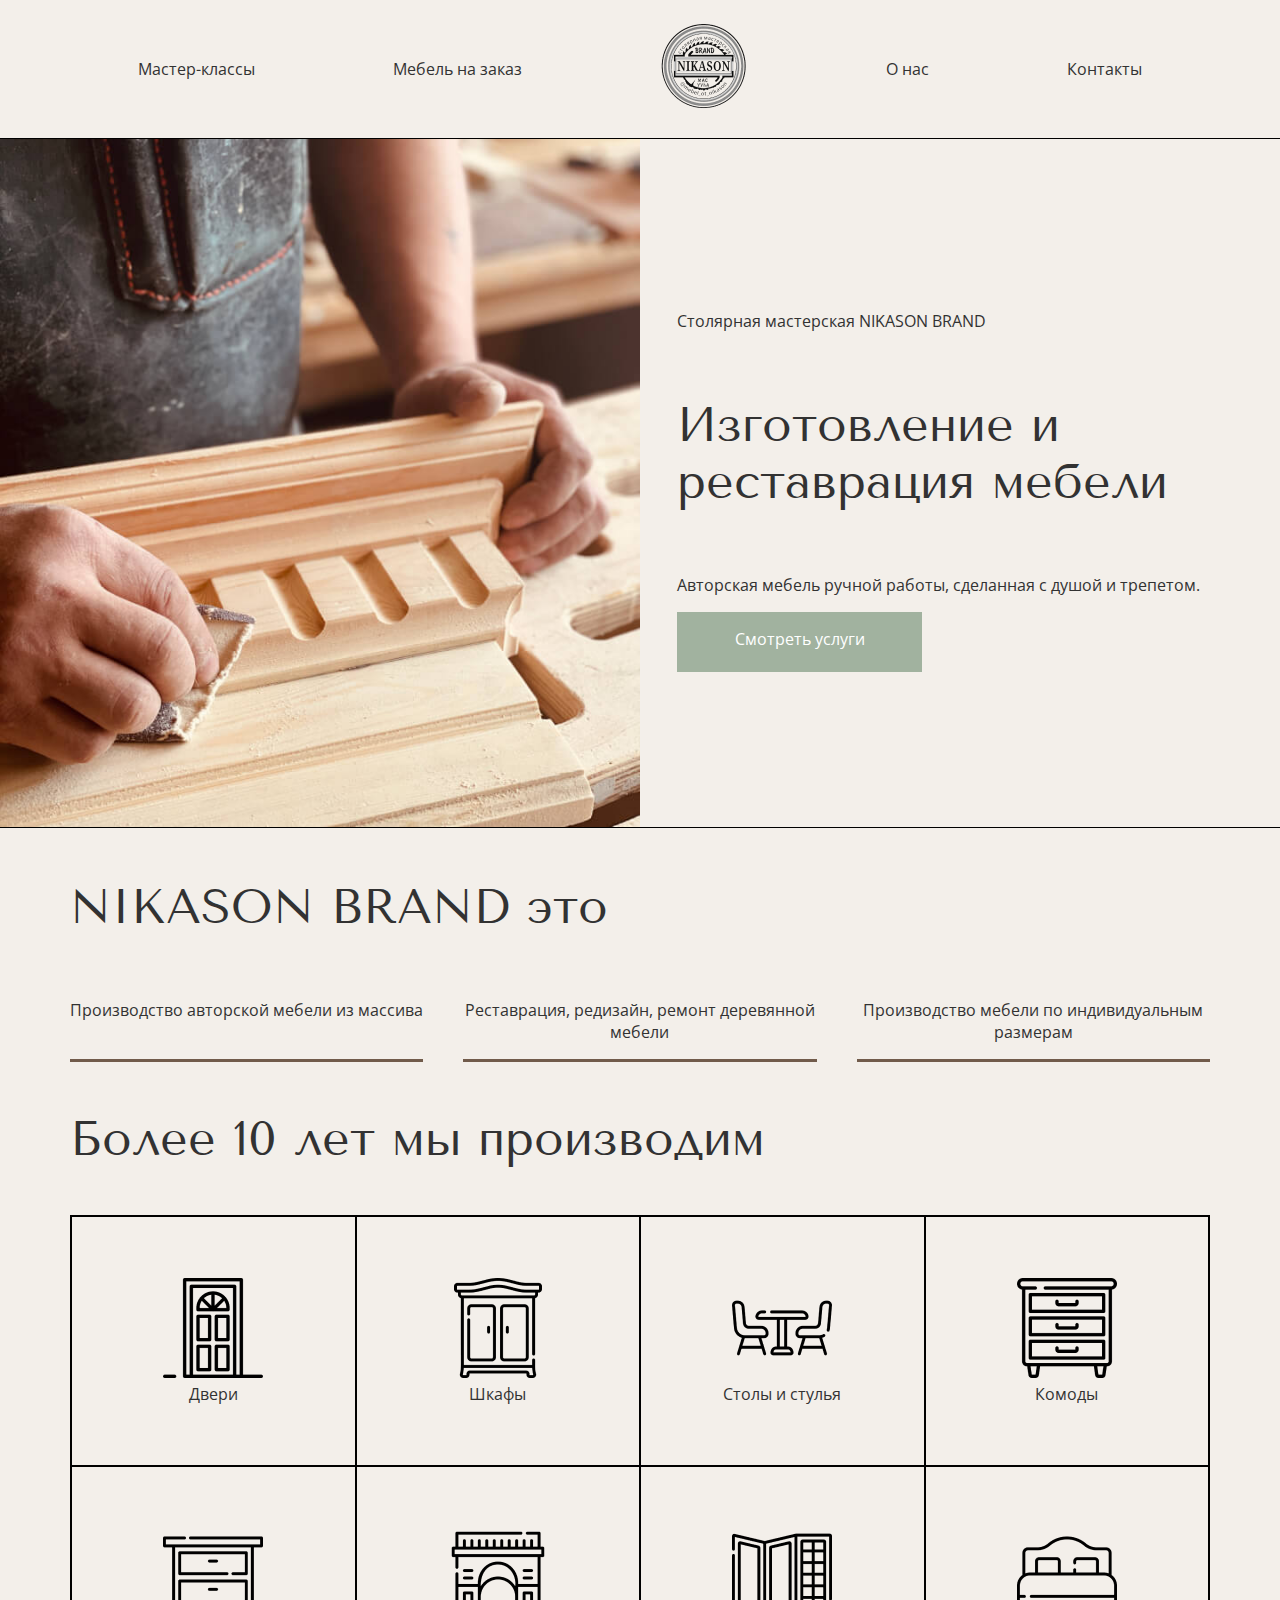
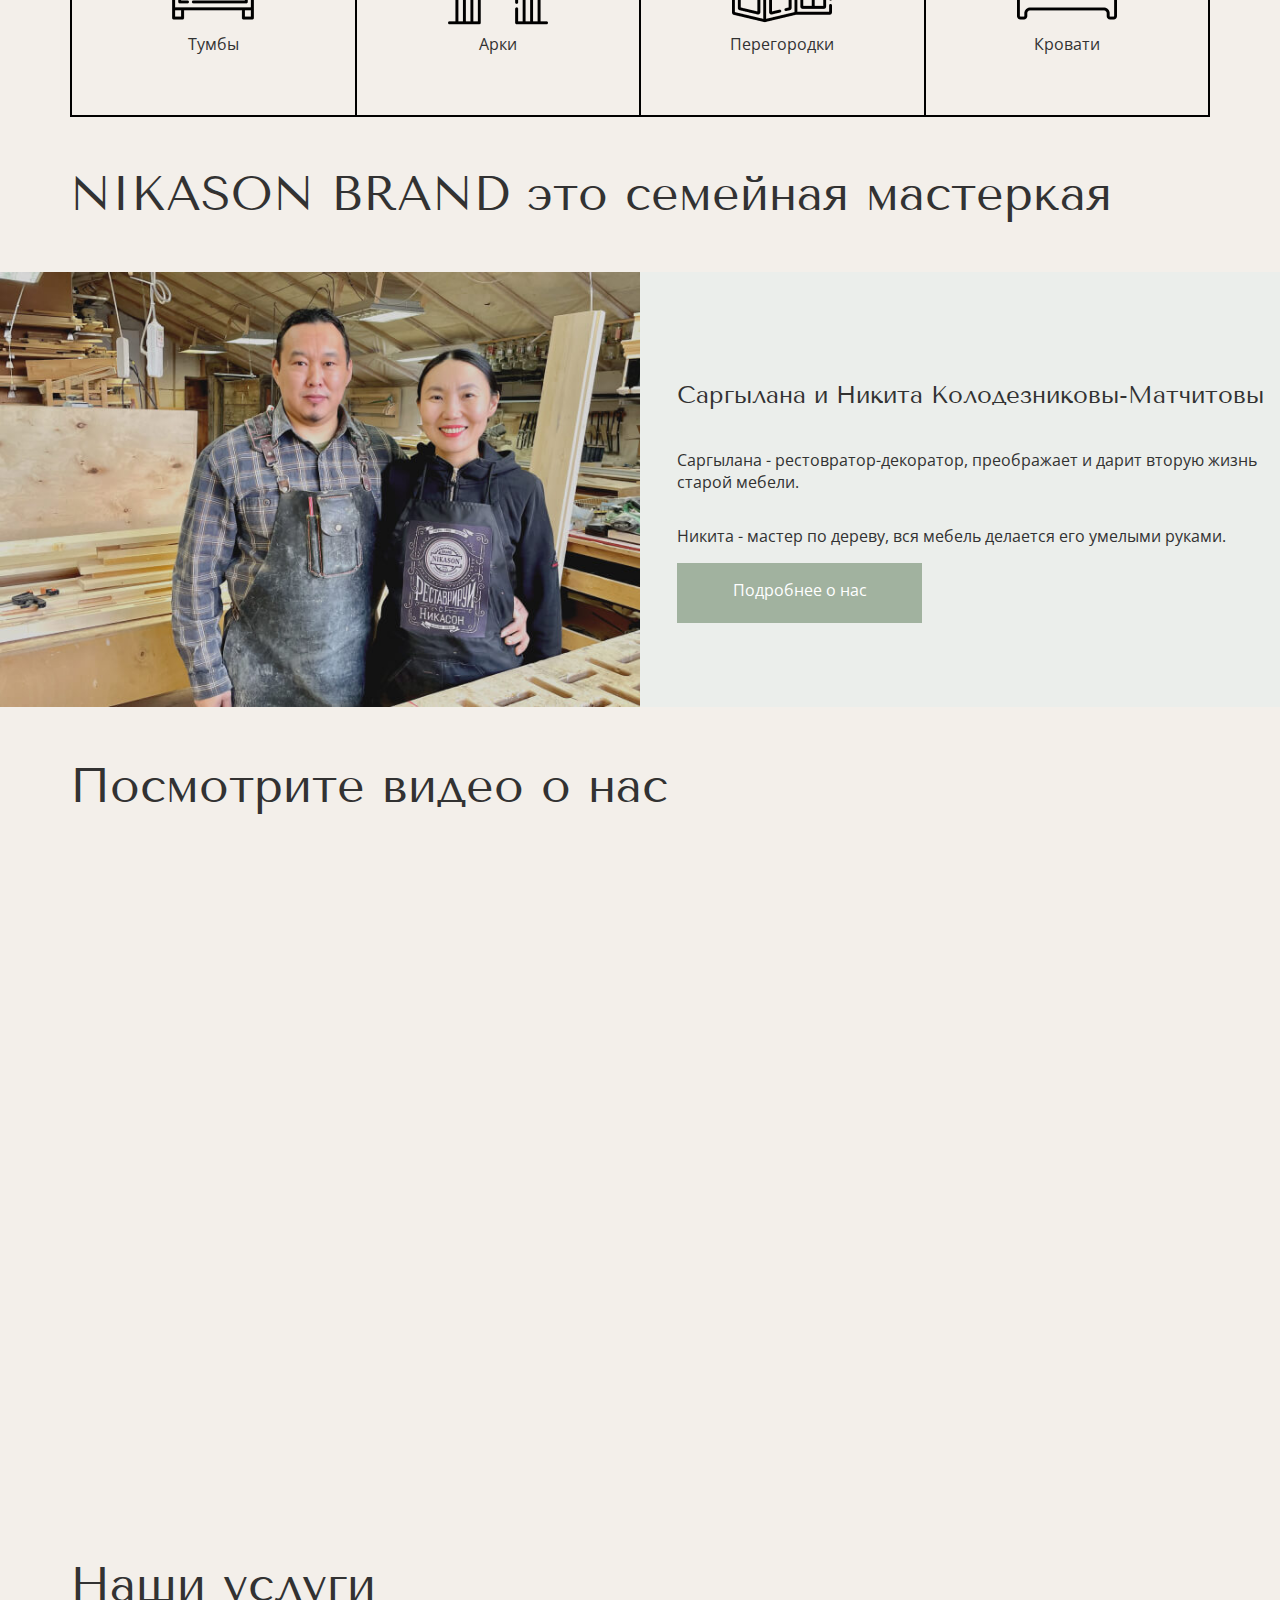
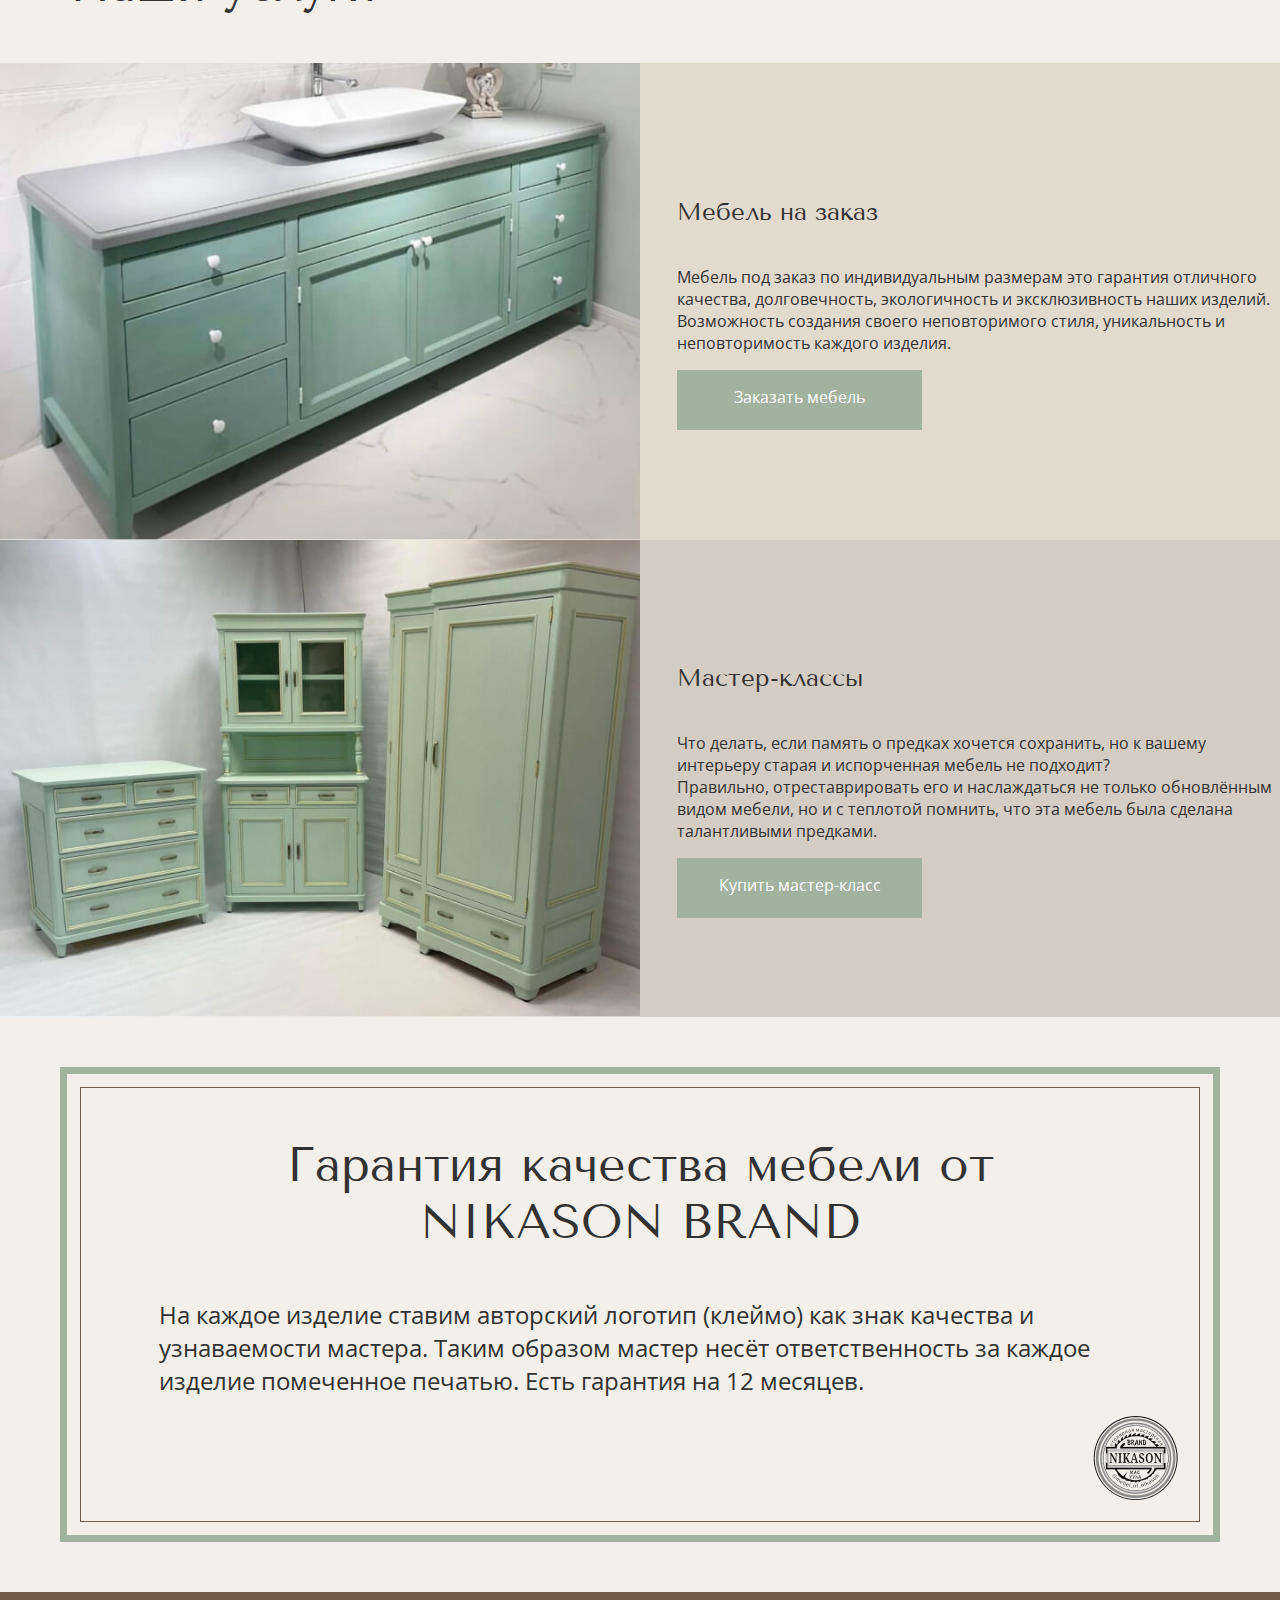
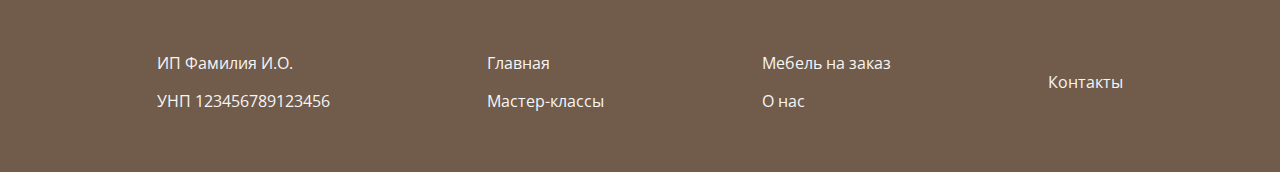
<file: index.html>
<!DOCTYPE html>
<html lang="ru">
<head>
    <meta charset="UTF-8">
    <meta name="viewport" content="width=device-width, initial-scale=1.0">
    <title>NIKASON Главная</title>
    <link rel="stylesheet" href="styles/styles.css">
    <link rel="preconnect" href="https://fonts.googleapis.com">
    <link rel="preconnect" href="https://fonts.gstatic.com" crossorigin>
    <link href="https://fonts.googleapis.com/css2?family=Open+Sans&family=Tenor+Sans&display=swap" rel="stylesheet">
    <link rel="shortcut icon" href="images/favicon/favicon.ico" type="image/x-icon">
</head>
<body>
    <header class="header">
        <a class="header__link" href="master.html">Мастер-классы</a>
        <a class="header__link" href="to-order.html">Мебель на заказ</a>
        <a class="header__link" href="index.html"><img src="images/Logo.png" alt="Logo"></a>
        <a class="header__link" href="about-us.html">О нас</a>
        <a class="header__link" href="contacts.html">Контакты</a>
        <button class="header__mobile" onclick="openMenu()">
            <span class="burger-menu"></span>
        </button>
        <div id="mobileMenu" class="drop-down-menu">
            <a class="header__link display_block" href="index.html">Главная</a>
            <a class="header__link display_block" href="master.html">Мастер-классы</a>
            <a class="header__link display_block" href="to-order.html">Мебель на заказ</a>
            <a class="header__link display_block" href="about-us.html">О нас</a>
            <a class="header__link display_block" href="contacts.html">Контакты</a>
        </div>
    </header>
    <main class="main">
        <div class="intro intro_border">
            <img class="intro__img" src="images/intro.jpg" alt="картинка в превью">
            <div class="intro__text-box">
                <p>
                    Столярная мастерская NIKASON BRAND
                </p>
                <p class="title">
                    Изготовление и реставрация мебели
                </p>
                <p>
                    Авторская мебель ручной работы, сделанная с душой и трепетом.
                </p>
                <a class="button button_I" href="#services"><p>Смотреть услуги</p></a>
            </div>
        </div>
        <div class="main__indent">
            <p class="title">NIKASON BRAND это</p>
            <div class="description">
                <div class="description__box"><p>Производство авторской мебели из массива</p></div>
                <div class="description__box"><p>Реставрация, редизайн, ремонт деревянной мебели</p></div>
                <div class="description__box"><p>Производство мебели по индивидуальным размерам</p></div>
            </div>
            <p class="title">Более 10 лет мы производим</p>
            <div class="table-img table-img_border">
                <div class="table-img__box table-img_border">
                    <figure>
                        <img src="images/door-21.png" alt="мебель">
                        <figcaption>Двери</figcaption>
                    </figure>
                </div>
                <div class="table-img__box table-img_border">
                    <figure>
                        <img src="images/closet1.png" alt="мебель">
                        <figcaption>Шкафы</figcaption>
                    </figure>
                </div>
                <div class="table-img__box table-img_border">
                    <figure>
                        <img src="images/chair-21.png" alt="мебель">
                        <figcaption>Столы и стулья</figcaption>
                    </figure>
                </div>
                <div class="table-img__box table-img_border">
                    <figure>
                        <img src="images/drawers1.png" alt="мебель">
                        <figcaption>Комоды</figcaption>
                    </figure>
                </div>
                <div class="table-img__box table-img_border">
                    <figure>
                        <img src="images/drawer1.png" alt="мебель">
                        <figcaption>Тумбы</figcaption>
                    </figure>
                </div>
                <div class="table-img__box table-img_border">
                    <figure>
                        <img src="images/gate1.png" alt="мебель">
                        <figcaption>Арки</figcaption>
                    </figure>
                </div>
                <div class="table-img__box table-img_border">
                    <figure>
                        <img src="images/room-divider1.png" alt="мебель">
                        <figcaption>Перегородки</figcaption>
                    </figure>
                </div>
                <div class="table-img__box table-img_border">
                    <figure>
                        <img src="images/bed1.png" alt="мебель">
                        <figcaption>Кровати</figcaption>
                    </figure>
                </div>
            </div>
            <p class="title">NIKASON BRAND это семейная мастеркая</p>
        </div>
        <div class="intro intro_bgc_1">
            <img class="intro__img" src="images/Rectangle55(1).jpg" alt="семья">
            <div class="intro__text-box">
                <p class="title title_size_middle">Саргылана и Никита Колодезниковы-Матчитовы</p>
                <p>Саргылана - рестовратор-декоратор, преображает и дарит вторую жизнь старой мебели. </p>
                <p>Никита - мастер по дереву, вся мебель делается его умелыми руками.</p>
                <a class="button button_I" href="about-us.html"><p>Подробнее о нас</p></a>
            </div>
        </div>
        <div class="main__indent">
            <p class="title">Посмотрите видео о нас</p>
            <iframe class="video" src="https://www.youtube.com/embed/MlaGpRXoMPc" title="YouTube video player" allow="accelerometer; clipboard-write; encrypted-media; gyroscope; picture-in-picture; web-share" allowfullscreen></iframe>
            <p id="services" class="title">Наши услуги</p>
        </div>
        <div class="intro intro_bgc_2">
            <img class="intro__img" src="images/IMG_5907(1).jpg" alt="семья">
            <div class="intro__text-box">
                <p class="title title_size_middle">Мебель на заказ</p>
                <p>Мебель под заказ по индивидуальным размерам это гарантия отличного качества, долговечность, экологичность и эксклюзивность наших изделий.<br> 
                Возможность создания своего неповторимого стиля, уникальность и неповторимость каждого изделия.</p>
                <a class="button button_I" href="to-order.html"><p>Заказать мебель</p></a>
            </div>
        </div>    
        <div class="intro intro_bgc_3">    
            <img class="intro__img" src="images/IMG_5645(1).jpg" alt="семья">
            <div class="intro__text-box">
                <p class="title title_size_middle">Мастер-классы</p>
                <p>Что делать, если память о предках хочется сохранить, но к вашему интерьеру старая и испорченная мебель не подходит?<br>
                    Правильно, отреставрировать его и наслаждаться не только обновлённым видом мебели, но и с теплотой помнить, что эта мебель была сделана талантливыми предками.</p>
                <a class="button button_I" href="master.html"><p>Купить мастер-класс</p></a>
            </div>
        </div>
        <div class="main__indent main__indent_border">
            <div class="garantee">
                <p class="title title_center">Гарантия качества мебели от NIKASON BRAND</p>
                <p>На каждое изделие ставим авторский логотип (клеймо) как знак качества и узнаваемости мастера. Таким образом мастер несёт ответственность за каждое изделие помеченное печатью. Есть гарантия на 12 месяцев. </p>
                <img class="garantee__logo" src="images/Logo.png" alt="logo">
            </div>
        </div>
    </main>
    <footer class="footer">
        <div>
            <p>ИП Фамилия И.О.</p>
            <p>УНП 123456789123456</p>
        </div>
        <div>
            <p><a class="footer__link" href="index.html">Главная</a></p>
            <p><a class="footer__link" href="master.html">Мастер-классы</a></p>
        </div>
        <div>
            <p><a class="footer__link" href="to-order.html">Мебель на заказ</a></p>
            <p><a class="footer__link" href="about-us.html">О нас</a></p>            
        </div>
        <div>
            <p><a class="footer__link" href="contacts.html">Контакты</a></p>
        </div>
    </footer>
    <script src="scripts/drop-menu.js"></script>
</body>
</html>
</file>
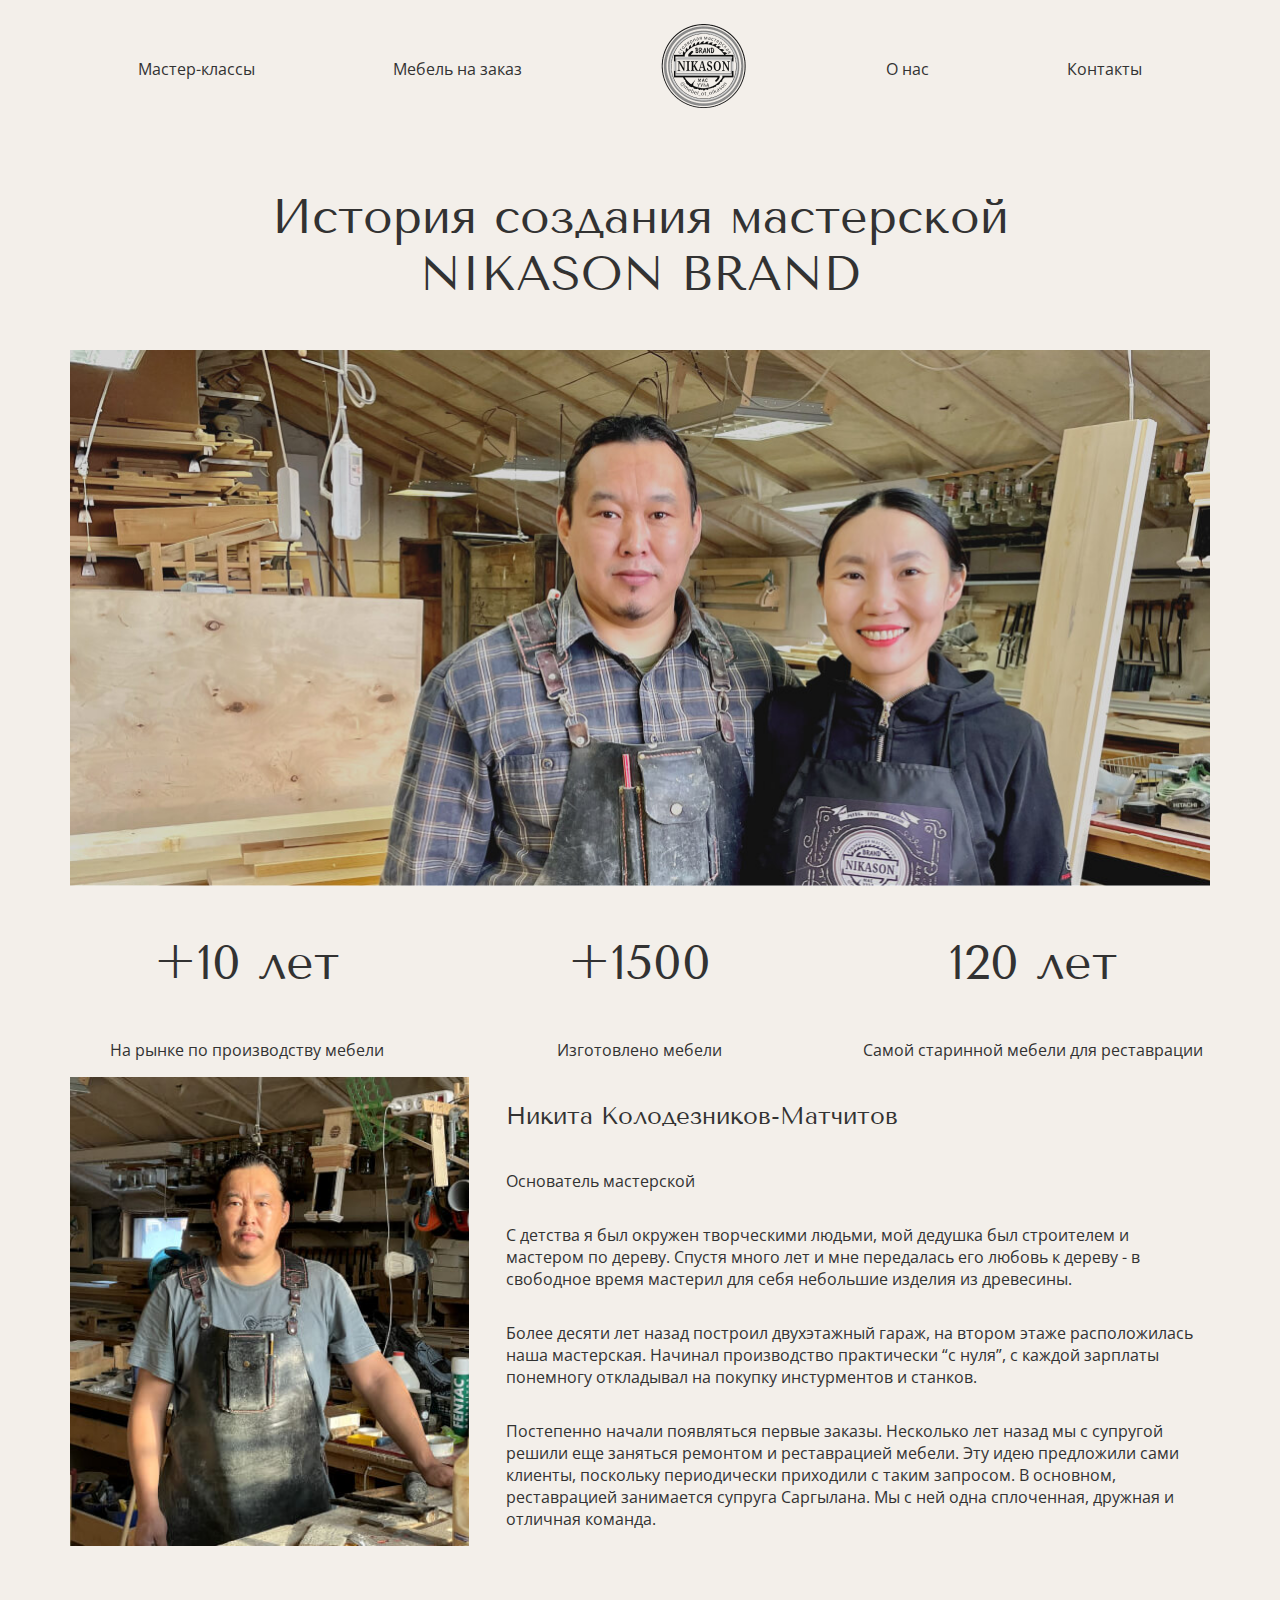
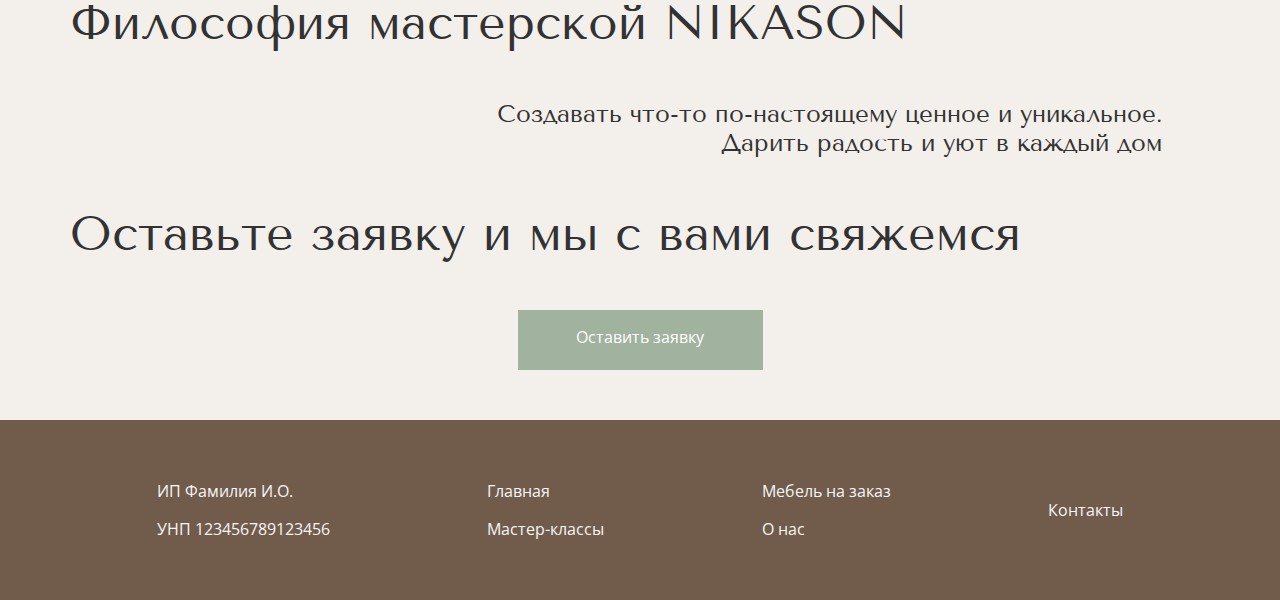
<file: about-us.html>
<!DOCTYPE html>
<html lang="ru">
<head>
    <meta charset="UTF-8">
    <meta name="viewport" content="width=device-width, initial-scale=1.0">
    <title>NIKASON О нас</title>
    <link rel="stylesheet" href="styles/styles.css">
    <link rel="preconnect" href="https://fonts.googleapis.com">
    <link rel="preconnect" href="https://fonts.gstatic.com" crossorigin>
    <link href="https://fonts.googleapis.com/css2?family=Open+Sans&family=Tenor+Sans&display=swap" rel="stylesheet">
    <link rel="shortcut icon" href="images/favicon/favicon.ico" type="image/x-icon">
</head>
<body>
    <header class="header">
        <a class="header__link" href="master.html">Мастер-классы</a>
        <a class="header__link" href="to-order.html">Мебель на заказ</a>
        <a class="header__link" href="index.html"><img src="images/Logo.png" alt="Logo"></a>
        <a class="header__link" href="about-us.html">О нас</a>
        <a class="header__link" href="contacts.html">Контакты</a>
        <button class="header__mobile" onclick="openMenu()">
            <span class="burger-menu"></span>
        </button>
        <div id="mobileMenu" class="drop-down-menu">
            <a class="header__link display_block" href="index.html">Главная</a>
            <a class="header__link display_block" href="master.html">Мастер-классы</a>
            <a class="header__link display_block" href="to-order.html">Мебель на заказ</a>
            <a class="header__link display_block" href="about-us.html">О нас</a>
            <a class="header__link display_block" href="contacts.html">Контакты</a>
        </div>
    </header>
    <main class="main">
        <div class="main__indent">
            <p class="title title_center">История создания мастерской<br>NIKASON BRAND</p>
            <div class="intro intro_column intro_bg-img-4"></div>
            <div class="description title_center">
                <div>
                    <p class="title">+10 лет</p>
                    <p>На рынке по производству мебели</p>
                </div>
                <div>
                    <p class="title">+1500</p>
                    <p>Изготовлено мебели</p>
                </div>
                <div>
                    <p class="title">120 лет</p>
                    <p>Самой старинной мебели для реставрации </p>
                </div>
            </div>
            <div class="intro">
                <img class="intro__img intro__img_width_35" src="images/contant/IMG_44201(1).jpg" alt="никита">
                <div class="intro__text-box intro__text-box_width_65">
                    <p class="title title_size_middle">Никита Колодезников-Матчитов</p>
                    <p>Основатель мастерской</p>
                    <p>С детства я был окружен творческими людьми, мой дедушка был строителем и мастером по дереву. 
                        Спустя много лет и мне передалась его любовь к дереву - 
                        в свободное время мастерил для себя небольшие  изделия из древесины.</p>
                    <p>Более десяти лет назад построил двухэтажный гараж, на втором этаже расположилась наша мастерская. 
                        Начинал производство практически “с нуля”, с каждой зарплаты понемногу откладывал на покупку инстурментов и станков.</p>
                    <p>Постепенно начали появляться первые заказы. 
                        Несколько лет назад мы с супругой решили еще заняться ремонтом и реставрацией мебели. 
                        Эту идею предложили сами клиенты, поскольку периодически приходили с таким запросом. 
                        В основном, реставрацией занимается супруга Саргылана. Мы с ней одна сплоченная, дружная и отличная команда.</p>
                </div>
            </div>
            <p class="title">Философия мастерской NIKASON</p>
            <p class="title title_size_middle title_right">Создавать что-то по-настоящему ценное и уникальное.<br>Дарить радость и уют в каждый дом</p>
            <p class="title">Оставьте заявку и мы с вами свяжемся</p>
            <div class="center">
                <a id="whatsapp" class="button button_I button_center"  target="_blank" href="https://api.whatsapp.com/send?phone=79679272227"><p>Оставить заявку</p></a>
            </div>
        </div>
    </main>
    <footer class="footer">
        <div>
            <p>ИП Фамилия И.О.</p>
            <p>УНП 123456789123456</p>
        </div>
        <div>
            <p><a class="footer__link" href="index.html">Главная</a></p>
            <p><a class="footer__link" href="master.html">Мастер-классы</a></p>
        </div>
        <div>
            <p><a class="footer__link" href="to-order.html">Мебель на заказ</a></p>
            <p><a class="footer__link" href="about-us.html">О нас</a></p>            
        </div>
        <div>
            <p><a class="footer__link" href="contacts.html">Контакты</a></p>
        </div>
    </footer>
    <script src="scripts/drop-menu.js"></script>
</body>
</html>
</file>
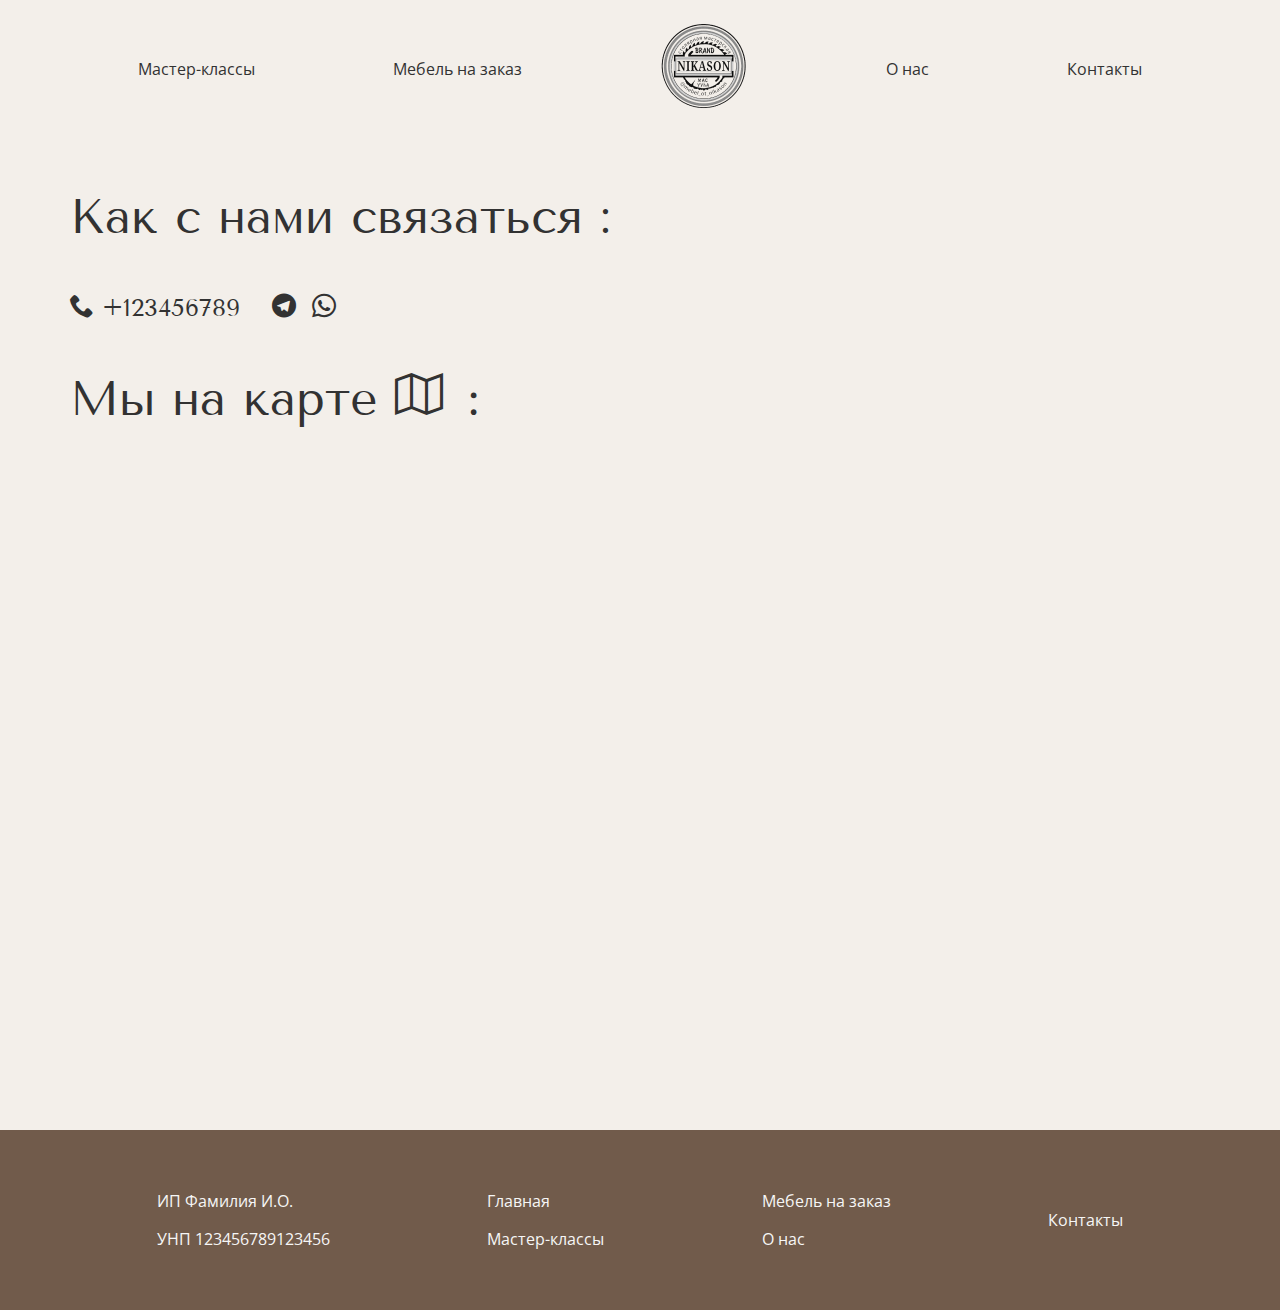
<file: contacts.html>
<!DOCTYPE html>
<html lang="ru">
<head>
    <meta charset="UTF-8">
    <meta name="viewport" content="width=device-width, initial-scale=1.0">
    <title>NIKASON Контакты</title>
    <link rel="stylesheet" href="styles/icomoon.css">
    <link rel="stylesheet" href="styles/styles.css">
    <link rel="preconnect" href="https://fonts.googleapis.com">
    <link rel="preconnect" href="https://fonts.gstatic.com" crossorigin>
    <link href="https://fonts.googleapis.com/css2?family=Open+Sans&family=Tenor+Sans&display=swap" rel="stylesheet">
    <link rel="shortcut icon" href="images/favicon/favicon.ico" type="image/x-icon">
</head>
<body>
    <header class="header">
        <a class="header__link" href="master.html">Мастер-классы</a>
        <a class="header__link" href="to-order.html">Мебель на заказ</a>
        <a class="header__link" href="index.html"><img src="images/Logo.png" alt="Logo"></a>
        <a class="header__link" href="about-us.html">О нас</a>
        <a class="header__link" href="contacts.html">Контакты</a>
        <button class="header__mobile" onclick="openMenu()">
            <span class="burger-menu"></span>
        </button>
        <div id="mobileMenu" class="drop-down-menu">
            <a class="header__link display_block" href="index.html">Главная</a>
            <a class="header__link display_block" href="master.html">Мастер-классы</a>
            <a class="header__link display_block" href="to-order.html">Мебель на заказ</a>
            <a class="header__link display_block" href="about-us.html">О нас</a>
            <a class="header__link display_block" href="contacts.html">Контакты</a>
        </div>
    </header>
    <main class="main">
        <div class="main__indent">
            <p class="title">Как с нами связаться :</p>
        <p class="title title_size_middle">
            <span class="icon-phone"></span>&nbsp;<a class="tel" href="tel:+123456789">+123456789</a>&nbsp;&nbsp;&nbsp;
            <a class="icon-telegram" target="_blank" href="https://t.me/+tidyo9aQZws0NzVi"></a>&nbsp;
            <a class="icon-whatsapp" target="_blank" href="https://api.whatsapp.com/send?phone=79679272227"></a>
        </p>
        <p class="title">Мы на карте <span class="icon-map2"> :</span></p>
        <iframe class="map" src="https://www.google.com/maps/embed?pb=!1m18!1m12!1m3!1d2240.856713839176!2d37.920259016090895!3d55.83044629346811!2m3!1f0!2f0!3f0!3m2!1i1024!2i768!4f13.1!3m3!1m2!1s0x414acce7a5873af1%3A0x974fa4f5d734f332!2sNikson%20studio!5e0!3m2!1sru!2sby!4v1680889986857!5m2!1sru!2sby" style="border:0;" allowfullscreen="" loading="lazy" referrerpolicy="no-referrer-when-downgrade"></iframe>
        <!-- На карте их не нашел, по этому вставил другую студию для наглядности использования карт -->
        </div>
    </main>
    <footer class="footer">
        <div>
            <p>ИП Фамилия И.О.</p>
            <p>УНП 123456789123456</p>
        </div>
        <div>
            <p><a class="footer__link" href="index.html">Главная</a></p>
            <p><a class="footer__link" href="master.html">Мастер-классы</a></p>
        </div>
        <div>
            <p><a class="footer__link" href="to-order.html">Мебель на заказ</a></p>
            <p><a class="footer__link" href="about-us.html">О нас</a></p>            
        </div>
        <div>
            <p><a class="footer__link" href="contacts.html">Контакты</a></p>
        </div>
    </footer>
    <script src="scripts/drop-menu.js"></script>
</body>
</html>
</file>
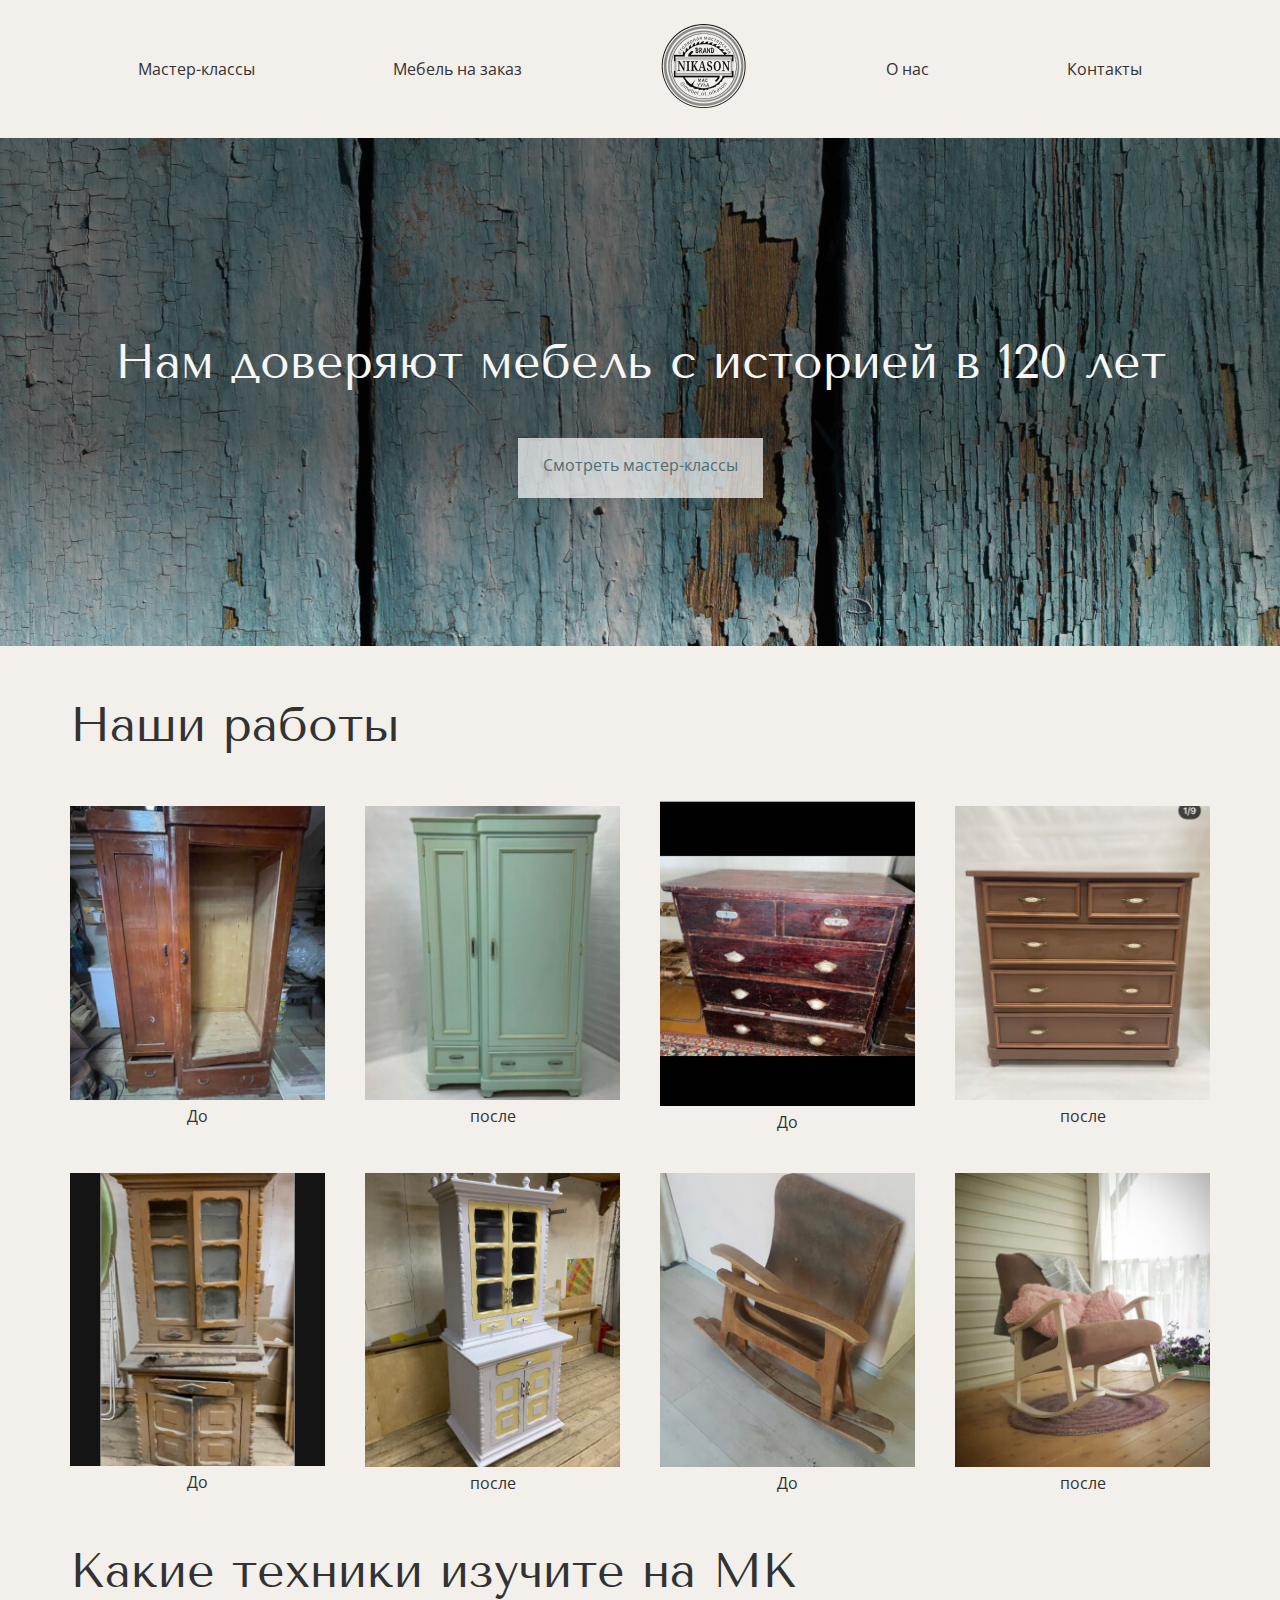
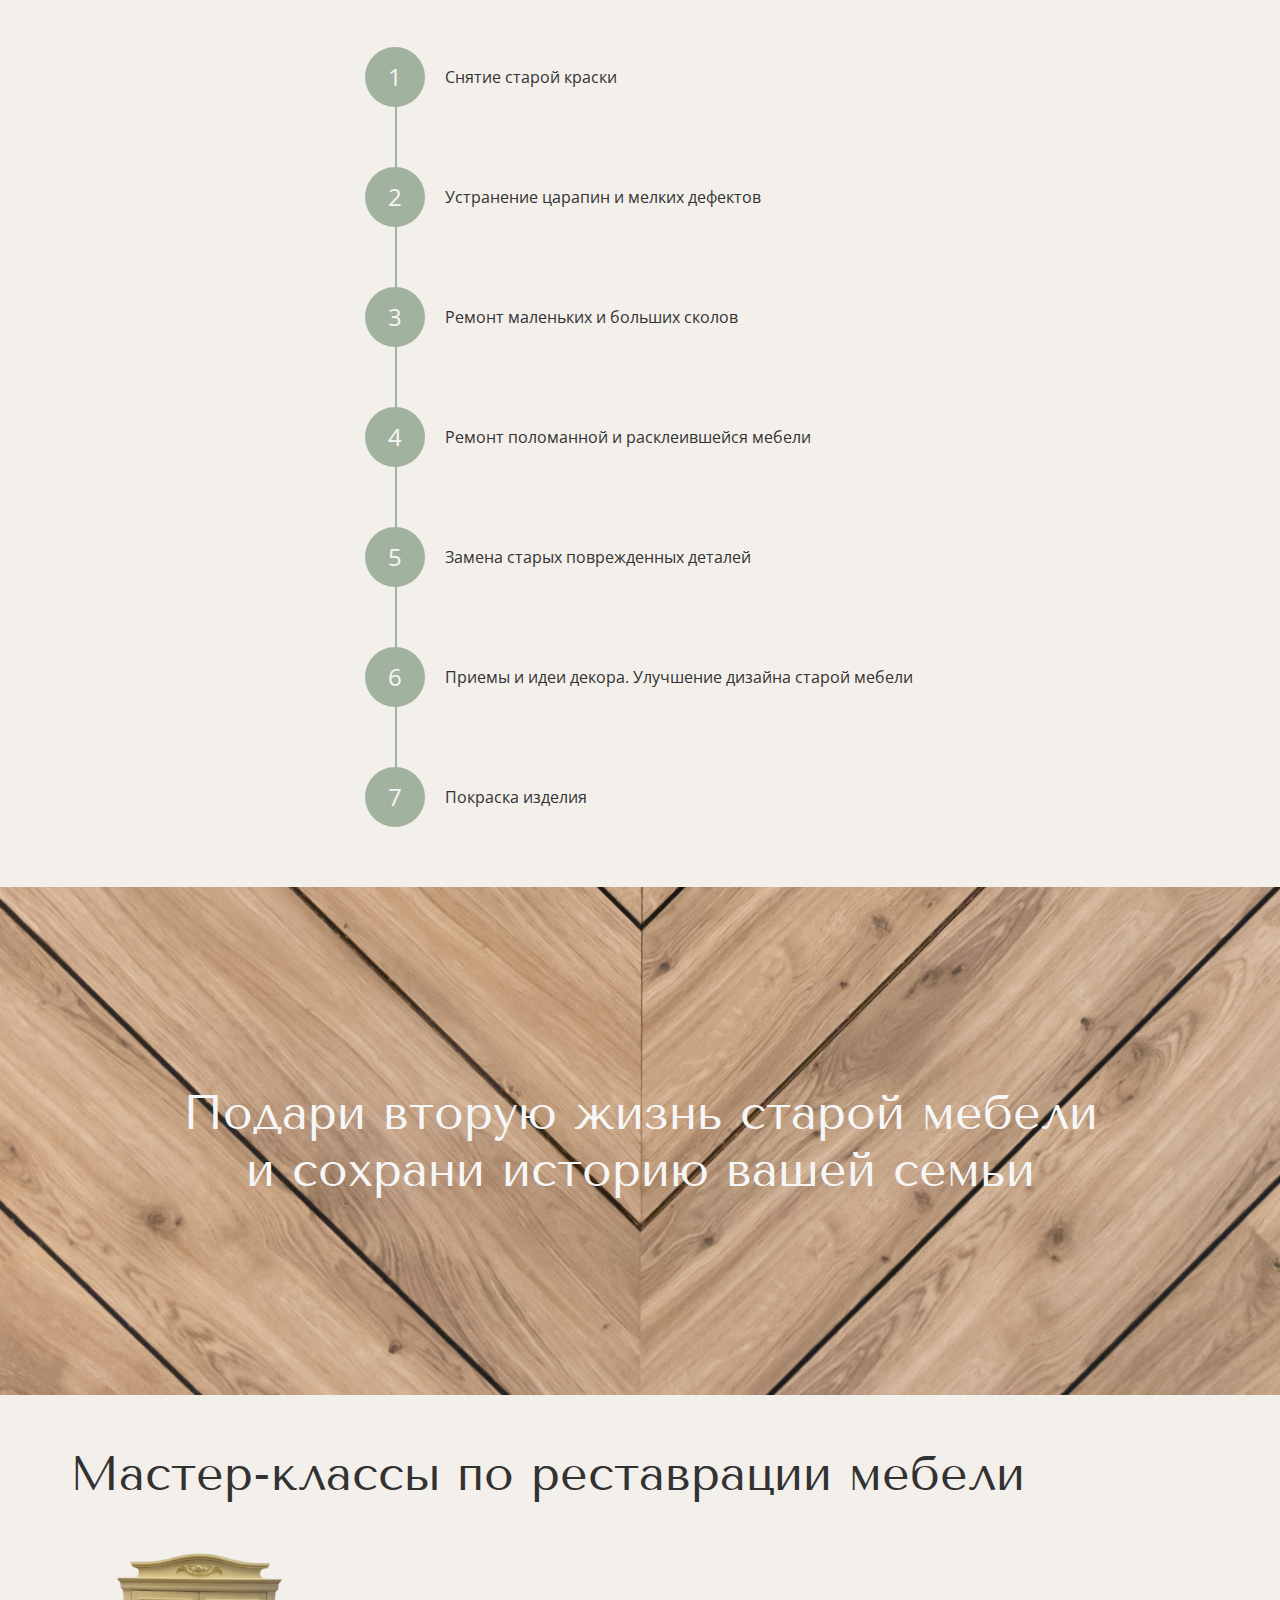
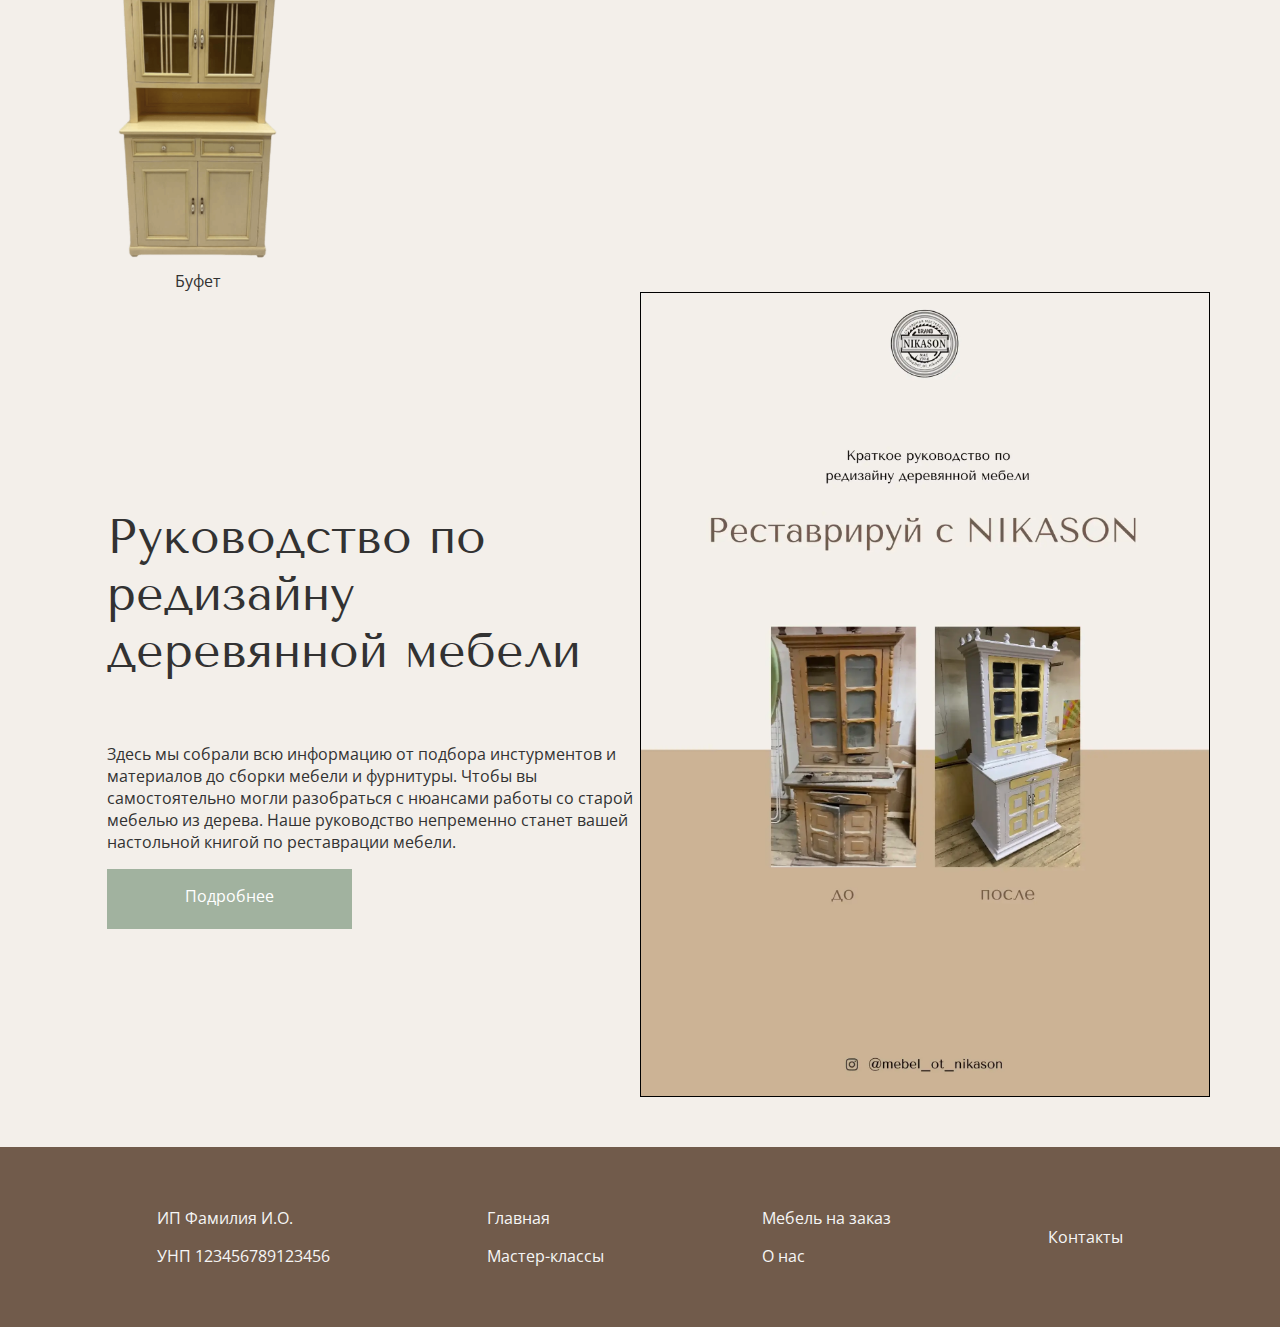
<file: master.html>
<!DOCTYPE html>
<html lang="ru">
<head>
    <meta charset="UTF-8">
    <meta name="viewport" content="width=device-width, initial-scale=1.0">
    <title>NIKASON Мастер-классы</title>
    <link rel="stylesheet" href="styles/styles.css">
    <link rel="preconnect" href="https://fonts.googleapis.com">
    <link rel="preconnect" href="https://fonts.gstatic.com" crossorigin>
    <link href="https://fonts.googleapis.com/css2?family=Open+Sans&family=Tenor+Sans&display=swap" rel="stylesheet">
    <link rel="shortcut icon" href="images/favicon/favicon.ico" type="image/x-icon">
</head>
<body>
    <header class="header">
        <a class="header__link" href="master.html">Мастер-классы</a>
        <a class="header__link" href="to-order.html">Мебель на заказ</a>
        <a class="header__link" href="index.html"><img src="images/Logo.png" alt="Logo"></a>
        <a class="header__link" href="about-us.html">О нас</a>
        <a class="header__link" href="contacts.html">Контакты</a>
        <button class="header__mobile" onclick="openMenu()">
            <span class="burger-menu"></span>
        </button>
        <div id="mobileMenu" class="drop-down-menu">
            <a class="header__link display_block" href="index.html">Главная</a>
            <a class="header__link display_block" href="master.html">Мастер-классы</a>
            <a class="header__link display_block" href="to-order.html">Мебель на заказ</a>
            <a class="header__link display_block" href="about-us.html">О нас</a>
            <a class="header__link display_block" href="contacts.html">Контакты</a>
        </div>
    </header>
    <main class="main">
        <div class="intro intro_column intro_bg-img-1">
            <p class="title">Нам доверяют мебель с историей в 120 лет</p>
            <a class="button button_MK" href="#MK"><p>Смотреть мастер-классы</p></a>
        </div>
       <div class="main__indent">
            <p class="title">Наши работы</p>
            <div class="table-img table-img_gap">
                <figure>
                    <img src="images/contant/Rectangle53.jpg" alt="Шкаф">
                    <figcaption>До</figcaption>
                </figure>
                <figure>
                    <img src="images/contant/Rectangle54.jpg" alt="Шкаф">
                    <figcaption>после</figcaption>
                </figure>
                <figure>
                    <img src="images/contant/Rectangle55(2).jpg" alt="Комод">
                    <figcaption>До</figcaption>
                </figure>
                <figure>
                    <img src="images/contant/Rectangle56.jpg" alt="Комод">
                    <figcaption>после</figcaption>
                </figure>
                <figure>
                    <img src="images/contant/Rectangle57.jpg" alt="Шкаф">
                    <figcaption>До</figcaption>
                </figure>
                <figure>
                    <img src="images/contant/Rectangle59.jpg" alt="Шкаф">
                    <figcaption>после</figcaption>
                </figure>
                <figure>
                    <img src="images/contant/Rectangle58.jpg" alt="Кесло">
                    <figcaption>До</figcaption>
                </figure>
                <figure>
                    <img src="images/contant/Rectangle60.jpg" alt="Кресло">
                    <figcaption>после</figcaption>
                </figure>
            </div>
            <p class="title">Какие техники изучите на МК</p>
            <ul class="list">
                <li class="list__box">
                    <div class="circle line"><p>1</p></div>
                    <p>Снятие старой краски</p>
                </li>
                <li class="list__box">
                    <div class="circle line"><p>2</p></div>
                    <p>Устранение царапин и мелких дефектов</p>
                </li>
                <li class="list__box">
                    <div class="circle line"><p>3</p></div>
                    <p>Ремонт маленьких и  больших сколов</p>
                </li>
                <li class="list__box">
                    <div class="circle line"><p>4</p></div>
                    <p>Ремонт поломанной и расклеившейся мебели</p>
                </li>
                <li class="list__box">
                    <div class="circle line"><p>5</p></div>
                    <p>Замена старых поврежденных деталей</p>
                </li>
                <li class="list__box">
                    <div class="circle line"><p>6</p></div>
                    <p>Приемы и идеи декора. Улучшение дизайна старой мебели</p>
                </li>
                <li class="list__box">
                    <div class="circle"><p>7</p></div>
                    <p>Покраска изделия</p>
                </li>
            </ul>
       </div>
       <div class="intro intro_column intro_bg-img-2">
            <p class="title">Подари вторую жизнь старой мебели<br>и сохрани историю вашей семьи</p>
        </div>
        <div class="main__indent">
            <p id="MK" class="title">Мастер-классы по реставрации мебели</p>
            <div class="table-img table-img_gap">
                <a href="#" id="openedMK" class="link-MK" onclick="openedModalMK()">
                    <figure>
                        <img src="images/contant/IMG_56331(1).png" alt="буфет">
                        <figcaption>Буфет</figcaption>
                    </figure>
                </a>
            </div>
            <div class="intro">
                <div class="intro__text-box"> 
                    <p class="title">Руководство по редизайну деревянной мебели</p>
                    <p>Здесь мы собрали всю информацию от подбора инстурментов и материалов до сборки мебели и фурнитуры. 
                        Чтобы вы самостоятельно могли разобраться с нюансами работы со старой мебелью из дерева. 
                        Наше руководство непременно станет вашей настольной книгой по реставрации мебели.</p>
                    <a class="button button_I" href="#" id="opened" onclick="openedModal()"><p>Подробнее</p></a>
                </div>
                <img class="intro__img table-img_border" src="images/photo.webp" alt="реставрируй с NIKASON">
            </div>
        </div>
        <div class="modal" id="modalMK">
            <button type="button" class="modal__off" onclick="closedModalMK()">&#10006;</button>
            <div class="modal__content">
                <div class="modal__gallery">
                    <img src="images/contant/IMG_56331(1).png" alt="буфет">
                </div>
                <div>
                    <p class="title">Буфет</p>
                    <p class="title title_size_middle">2990 р.</p>
                    <a class="button button_I" target="_blank" href="https://api.whatsapp.com/send?phone=79679272227">
                        <p>Купить</p>
                    </a>
                    <p>На мастер-классе мы разберем:</p>
                    <ol>
                        <li>разборка мебели и фурнитуры</li>
                        <li>удаление старой краски</li>
                        <li>ремонт</li>
                        <li>нанесение краски, декор</li>
                        <li>сборка мебели и установка фурнитуры</li>
                    </ol>
                    <p>После оплаты вы получите ссылку на видео-урок на указанную вами почту.</p>
                </div>
            </div>
        </div>
        <div class="modal" id="modal">
            <button type="button" class="modal__off" onclick="closedModal()">&#10006;</button>
            <div class="modal__content">
                <div class="modal__gallery">
                    <img class="table-img_border" src="images/photo.webp" alt="реставрируй с NIKASON">
                </div>
                <div>
                    <p class="title">Руководство по редизайну деревянной мебели</p>
                    <p>2990 р.</p>
                    <a class="button button_I" target="_blank" href="https://api.whatsapp.com/send?phone=79679272227">
                        <p>Купить</p>
                    </a>
                    <p>Наш гайд это краткое руководство по реставрации и редизайну старинной мебелеи из дерева.</p>
                    <p>Содержание:</p>
                    <ol>
                        <li>Инструменты и материалы</li>
                        <li>Краски, масла и лаки</li>
                        <li>Разборка мебели и фурнитуры</li>
                        <li>Снятие старого лакокрасочного покрытия</li>
                        <li>Устранение повреждений</li>
                        <li>Подготова к окрашиванию поверхности</li>
                        <li>Нанесение краски, масла, лака</li>
                        <li>Сборка мебели, фурнитуры</li>
                    </ol>
                </div>
            </div>
        </div>
    </main>
    <footer class="footer">
        <div>
            <p>ИП Фамилия И.О.</p>
            <p>УНП 123456789123456</p>
        </div>
        <div>
            <p><a class="footer__link" href="index.html">Главная</a></p>
            <p><a class="footer__link" href="master.html">Мастер-классы</a></p>
        </div>
        <div>
            <p><a class="footer__link" href="to-order.html">Мебель на заказ</a></p>
            <p><a class="footer__link" href="about-us.html">О нас</a></p>            
        </div>
        <div>
            <p><a class="footer__link" href="contacts.html">Контакты</a></p>
        </div>
    </footer>
    <script src="scripts/drop-menu.js"></script>
    <script src="scripts/modal.js"></script>
</body>
</html>
</file>
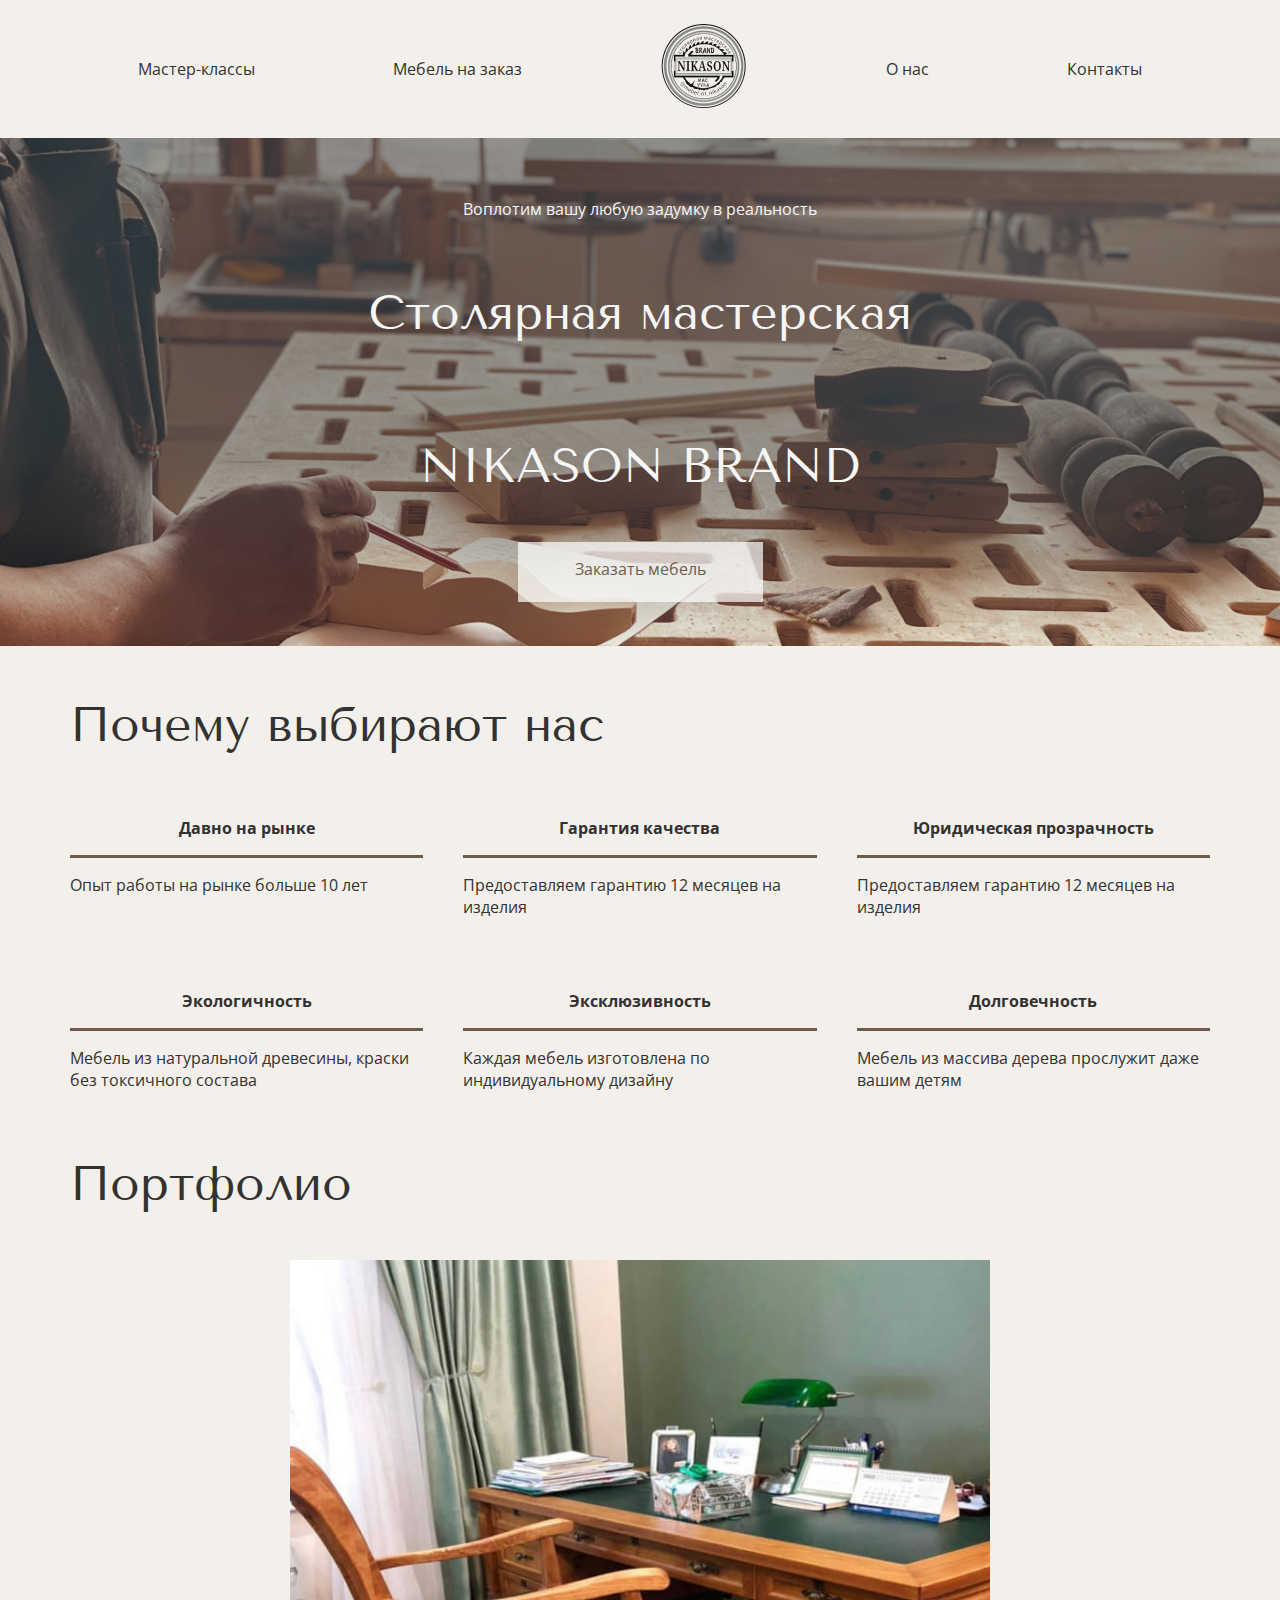
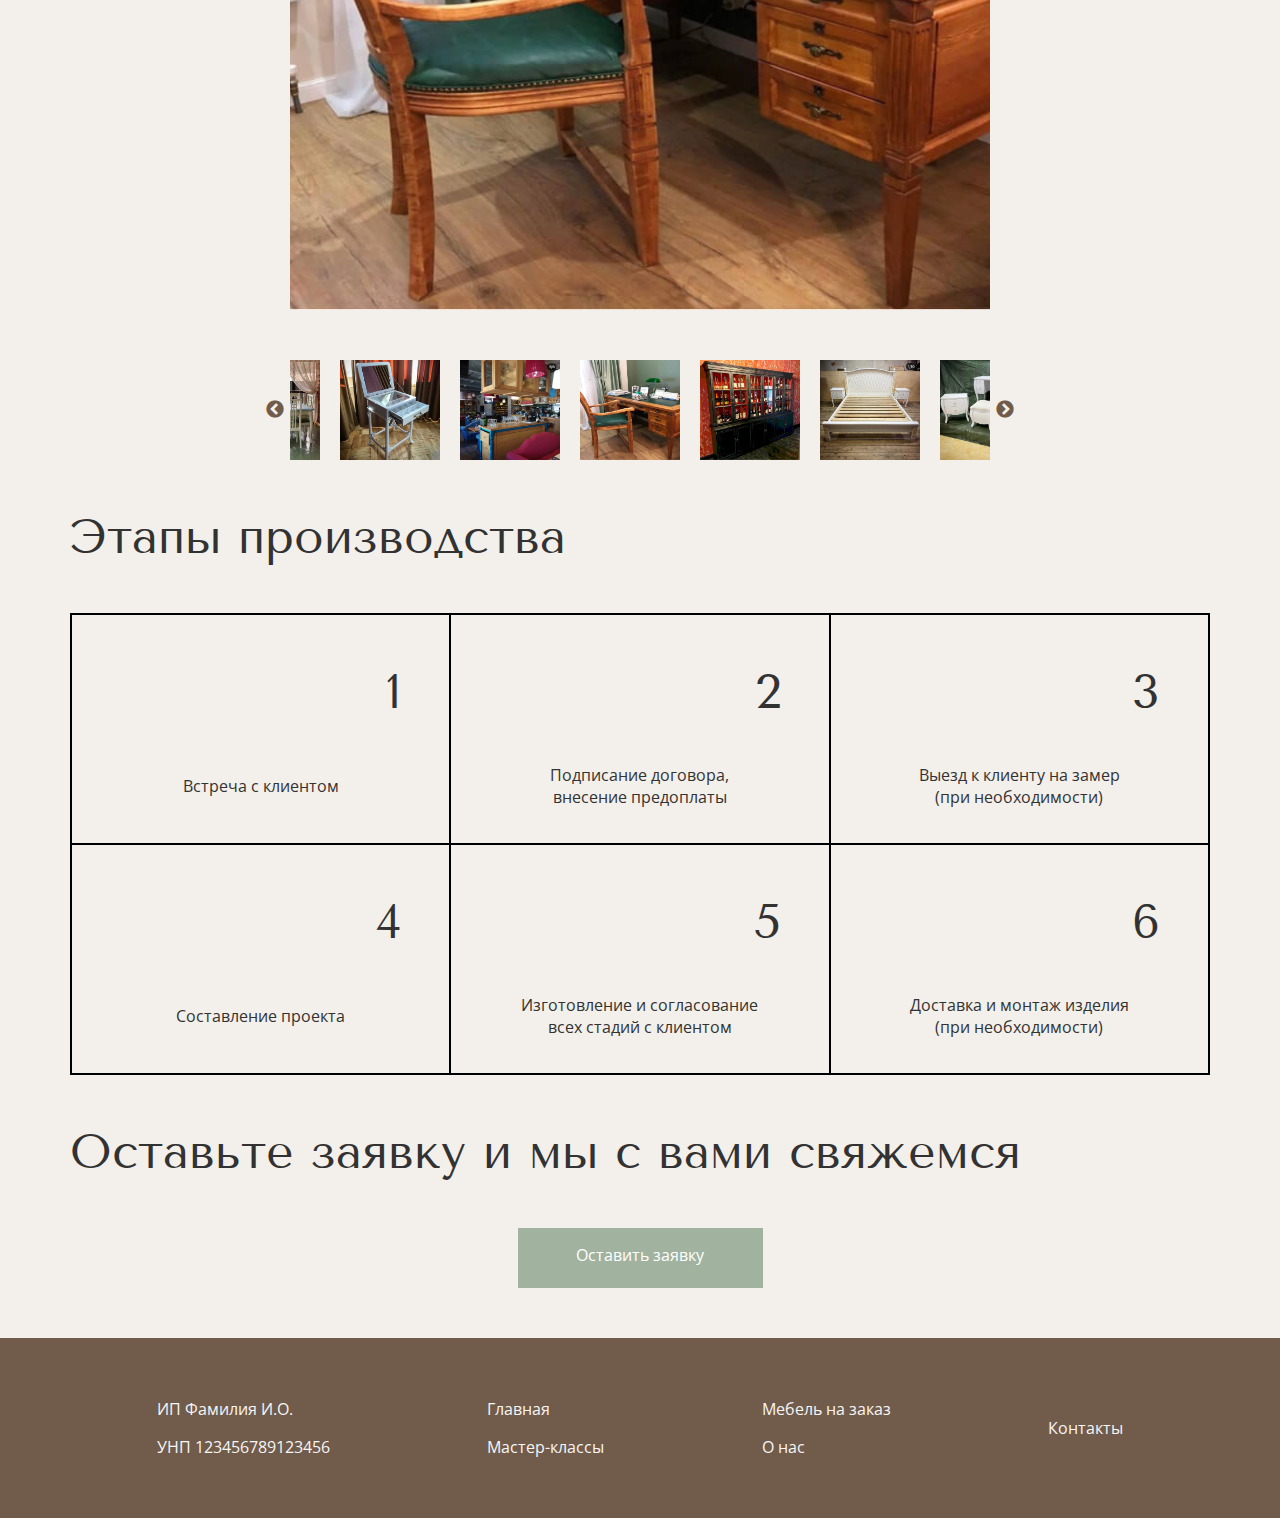
<file: to-order.html>
<!DOCTYPE html>
<html lang="ru">
<head>
    <meta charset="UTF-8">
    <meta name="viewport" content="width=device-width, initial-scale=1.0">
    <title>NIKASON Мебель на заказ</title>
    <link rel="stylesheet" href="styles/slick.css">
    <link rel="stylesheet" href="styles/slick-theme.css">
    <link rel="stylesheet" href="styles/styles.css">
    <link rel="preconnect" href="https://fonts.googleapis.com">
    <link rel="preconnect" href="https://fonts.gstatic.com" crossorigin>
    <link href="https://fonts.googleapis.com/css2?family=Open+Sans&family=Tenor+Sans&display=swap" rel="stylesheet">
    <link rel="shortcut icon" href="images/favicon/favicon.ico" type="image/x-icon">
</head>
<body>
    <header class="header">
        <a class="header__link" href="master.html">Мастер-классы</a>
        <a class="header__link" href="to-order.html">Мебель на заказ</a>
        <a class="header__link" href="index.html"><img src="images/Logo.png" alt="Logo"></a>
        <a class="header__link" href="about-us.html">О нас</a>
        <a class="header__link" href="contacts.html">Контакты</a>
        <button class="header__mobile" onclick="openMenu()">
            <span class="burger-menu"></span>
        </button>
        <div id="mobileMenu" class="drop-down-menu">
            <a class="header__link display_block" href="index.html">Главная</a>
            <a class="header__link display_block" href="master.html">Мастер-классы</a>
            <a class="header__link display_block" href="to-order.html">Мебель на заказ</a>
            <a class="header__link display_block" href="about-us.html">О нас</a>
            <a class="header__link display_block" href="contacts.html">Контакты</a>
        </div>
    </header>
    <main class="main">
       <div class="intro intro_column intro_bg-img-3">
            <p>Воплотим вашу любую задумку в реальность</p>
            <p class="title">Столярная мастерская </p>
            <p class="title">NIKASON BRAND</p>
            <a class="button button_TO" href="#whatsapp"><p>Заказать мебель</p></a>
       </div>
       <div class="main__indent">
            <p class="title">Почему выбирают нас</p>
            <div class="description">
                <div>
                    <div class="description__box"><p class="bold">Давно на рынке</p></div>
                    <p>Опыт работы на рынке больше 10 лет</p>
                </div>
                <div>
                    <div class="description__box"><p class="bold">Гарантия качества</p></div>
                    <p>Предоставляем гарантию 12 месяцев на изделия</p>
                </div>
                <div>
                    <div class="description__box"><p class="bold">Юридическая прозрачность</p></div>
                    <p>Предоставляем гарантию 12 месяцев на изделия </p>
                </div>
                <div>
                    <div class="description__box"><p class="bold">Экологичность</p></div>
                    <p>Мебель из натуральной древесины, краски без токсичного состава</p>
                </div>
                <div>
                    <div class="description__box"><p class="bold">Эксклюзивность</p></div>
                    <p>Каждая мебель изготовлена по индивидуальному дизайну </p>
                </div>
                <div>
                    <div class="description__box"><p class="bold">Долговечность</p></div>
                    <p>Мебель из массива дерева прослужит даже вашим детям</p>
                </div>
            </div>
            <p class="title">Портфолио</p>
            <div class="gallery">
                <div class="gallery__for">
                    <div><img src="images/contant/gallery/IMG_5907_1.jpg" alt="главное фото галлереи"></div>
                    <div><img src="images/contant/gallery/IMG_5628_2.jpg" alt="главное фото галлереи"></div>
                    <div><img src="images/contant/gallery/IMG_5669_2.jpg" alt="главное фото галлереи"></div>
                    <div><img src="images/contant/gallery/IMG_5694_2.jpg" alt="главное фото галлереи"></div>
                    <div><img src="images/contant/gallery/IMG_5697_2.jpg" alt="главное фото галлереи"></div>
                    <div><img src="images/contant/gallery/IMG_5778_2.jpg" alt="главное фото галлереи"></div>
                    <div><img src="images/contant/gallery/IMG_5822_2.jpg" alt="главное фото галлереи"></div>
                    <div><img src="images/contant/gallery/IMG_6067_2.jpg" alt="главное фото галлереи"></div>
                </div>
                <div class="gallery__nav">
                    <div><img src="images/contant/gallery/IMG_5907_1.jpg" alt="фото галлереи"></div>
                    <div><img src="images/contant/gallery/IMG_5628_2.jpg" alt="фото галлереи"></div>
                    <div><img src="images/contant/gallery/IMG_5669_2.jpg" alt="фото галлереи"></div>
                    <div><img src="images/contant/gallery/IMG_5694_2.jpg" alt="фото галлереи"></div>
                    <div><img src="images/contant/gallery/IMG_5697_2.jpg" alt="фото галлереи"></div>
                    <div><img src="images/contant/gallery/IMG_5778_2.jpg" alt="фото галлереи"></div>
                    <div><img src="images/contant/gallery/IMG_5822_2.jpg" alt="фото галлереи"></div>
                    <div><img src="images/contant/gallery/IMG_6067_2.jpg" alt="фото галлереи"></div>
                </div>
            </div>
            <p class="title">Этапы производства</p>
            <div class="table-img table-img_border table-img_text">
                <div class="table-img__box table-img_border">
                    <p class="title title_right">1</p>
                    <p>Встреча с клиентом</p>
                </div>
                <div class="table-img__box table-img_border">
                    <p class="title title_right">2</p>
                    <p>Подписание договора,<br>внесение предоплаты</p>
                </div>
                <div class="table-img__box table-img_border">
                    <p class="title title_right">3</p>
                    <p>Выезд к клиенту на замер<br>(при необходимости)</p>
                </div>
                <div class="table-img__box table-img_border">
                    <p class="title title_right">4</p>
                    <p>Составление проекта</p>
                </div>
                <div class="table-img__box table-img_border">
                    <p class="title title_right">5</p>
                    <p>Изготовление и согласование<br>всех стадий с клиентом</p>
                </div>
                <div class="table-img__box table-img_border">
                    <p class="title title_right">6</p>
                    <p>Доставка и монтаж изделия<br>(при необходимости)</p>
                </div>
            </div>
            <p class="title">Оставьте заявку и мы с вами свяжемся</p>
            <div class="center">
                <a id="whatsapp" class="button button_I button_center"  target="_blank" href="https://api.whatsapp.com/send?phone=79679272227"><p>Оставить заявку</p></a>
            </div>
       </div>
    </main>
    <footer class="footer">
        <div>
            <p>ИП Фамилия И.О.</p>
            <p>УНП 123456789123456</p>
        </div>
        <div>
            <p><a class="footer__link" href="index.html">Главная</a></p>
            <p><a class="footer__link" href="master.html">Мастер-классы</a></p>
        </div>
        <div>
            <p><a class="footer__link" href="to-order.html">Мебель на заказ</a></p>
            <p><a class="footer__link" href="about-us.html">О нас</a></p>            
        </div>
        <div>
            <p><a class="footer__link" href="contacts.html">Контакты</a></p>
        </div>
    </footer>
    <script src="scripts/jquery-3.6.3.min.js"></script>
    <script src="scripts/slick.min.js"></script>
    <script src="scripts/gallery.js"></script>
    <script src="scripts/drop-menu.js"></script>
</body>
</html>
</file>
<file: styles/styles.css>
html {
    box-sizing: border-box;
}

*, *::before, *::after {
    box-sizing: inherit;
}

body {
    margin: 0 auto;
    background-color: #F3EFEA;
    max-width: 1440px;
    color: #323232;
    font-family: 'Open Sans', sans-serif;
    display: grid;
}

.header {
    width: 100%;
    height: 137.5px;
    display: flex;
    flex-direction: row;
    justify-content: space-evenly;
    align-items: center;
    position: relative;
}

.header__link {
    font-size: 16px;
    text-decoration: none;
    color: #323232;
}

.header__link:hover {
    font-weight: bold;
}

.header__link img:hover {
    transform: scale(1.05);
}

.header__mobile {
    display: none;
    border: none;
    margin-right: 32px;
    cursor: pointer;
}

.burger-menu::before {
    content: "";
    display: block;
    width: 68px;
    height: 6px;
    border-top: 3px solid #57463A;
}

.burger-menu::after {
    content: "";
    display: block;
    width: 68px;
    height: 9px;
    border-top: 3px solid #57463A;
    border-bottom: 3px solid #57463A;
}

.main {
    width: 100%;
    min-height: calc(100vh - 317.5px);
    position: relative;
}

.main__indent {
    margin: auto;
    margin-top: 50px;
    margin-bottom: 50px;
    max-width: 1160px;
    padding: 0 10px;
}

.main__indent_border {
    border: 7px solid #A1B29F;
    padding: 13px;
}

.drop-down-menu {
    width: 180px;
    height: 350px;
    padding-left: 10px;
    background-color: #F3EFEA;
    border-left: 1px solid black;
    border-bottom: 1px solid black;
    position: absolute;
    top: 80px;
    right: 0;
    display: none;
    flex-direction: column;
    justify-content: space-evenly;
}

.display-flex {
    display: flex;
}

.intro {
    display: flex;
    flex-direction: row;
    flex-wrap: wrap;
    background-position: center;
}

.intro_column {
    flex-direction: column;
    justify-content: center;
    align-items: center;
    text-align: center;
    width: 100%;
    height: 508px;
    background-size: cover;
    color: #F6F6F6;
}

.intro_bg-img-1 {
    background-image: url(../images/majid-gheidarlou-LuI6euS7Dno-unsplash\ 1.jpg);
}

.intro_bg-img-2 {
    background-image: url(../images/mitchell-luo-3Zy6U5swEio-unsplash\ 1.jpg);
}

.intro_bg-img-3 {
    background-image: url(../images/IMG_6437\ 1.jpg);
}

.intro_bg-img-4 {
    background-image: url(../images/Rectangle\ 83\ \(1\).jpg);
    height: 536px;
}

.intro_border {
    border-top: 1px solid black;
    border-bottom: 1px solid black;
}

.intro_bgc_1 {
    background-color: #EBEEEB;
}

.intro_bgc_2 {
    background-color: #E3DACE;
}

.intro_bgc_3 {
    background-color: #D4CDC3;
}

.intro__img {
    max-width: 50%;
    object-fit: cover;
}

.intro__img_width_35 {
    max-width: 35%;
}

.intro__text-box {
    max-width: 50%;
    padding-left: 37px;
    display: flex;
    flex-direction: column;
    align-self: center;
}

.intro__text-box_width_65 {
    max-width: 65%;
}

.button {
    display: inline-block;
    width: 245px;
    height: 60px;
    text-align: center;
    text-decoration: none;
    vertical-align: middle;
    transition-duration: 0.5s;
}

.center {
    text-align: center;
}

.button_I {
    color: white;
    background-color: #a1b29f;
}

.button_I:hover {
    background-color: #7a9b77;
}

.button_MK {
    color: #4C6D77;
    background-color: rgba(255, 255, 255, 0.7);
}

.button_MK:hover {
    background-color: white;
}

.button_TO {
    color: #715B4B;
    background-color: rgba(255, 255, 255, 0.7);
}

.button_TO:hover {
    background-color: white;
}

.title {
    font-family: 'Tenor Sans', sans-serif;
    font-size: 48px;
}

.bold {
    font-weight: bold;
}

.title_size_middle {
    font-size: 24px;
}

.title_center {
    text-align: center;
}

.title_right {
    text-align: right;
    padding-right: 48px;
    margin-bottom: 10px;
}

.description {
    display: grid;
    grid-template-columns: repeat(3, 1fr);
    grid-template-rows: auto;
    grid-gap: 40px;
}

.description__box {
    text-align: center;
    border-bottom: 3px solid #715B4B;
}

.table-img {
    display: grid;
    grid-template-columns: repeat(4, 1fr);
    grid-auto-rows: minmax(250px, auto);
}

.table-img_text {
    grid-template-columns: repeat(3, 1fr);
    grid-template-rows: repeat(2, minmax(230px, auto));
}

.table-img_gap {
    grid-gap: 40px;
}

.table-img_border {
    border: 1px solid black;
}

.table-img__box {
    text-align: center;
    display: grid;
}

.table-img figure {
    align-self: center;
    align-items: center;
    text-align: center;
    margin: 0;
}

.table-img img {
    max-width: 100%;
    object-fit: cover;
}

.link-MK {
    text-decoration: none;
    color: #323232;
}

.video {
    width: 100%;
    aspect-ratio: 16/9;
    border: none; 
}

.gallery {
    width: 700px;
    height: 800px;
    margin: auto;
}

.gallery__for {
    width: 100%;
    height: 650px;
    margin: 0 auto 50px;
}

.gallery__for div {
    height: 100%;
}

.gallery__for div img {
    width: 100%;
    height: 100%;
    object-fit: cover;
}

.gallery__nav div {
    width: 700px;
    height: 100px;
}

.gallery__nav div img {
    width: 100px;
    height: 100px;
    object-fit: cover;
}

.gallery .gallery__for .slick-prev {
    left: 15px;
    z-index: 1;
}

.gallery .gallery__for .slick-next {
    right: 15px;
}

.slick-prev:before, .slick-next:before {
    opacity: 1;
}

.gallery .gallery__nav .slick-prev:before, 
.gallery .gallery__nav .slick-next:before {
    color: #715B4B;
}

.list {
    list-style: none;
    margin: auto;
    padding: 0;
    max-width: 550px;
}

.list__box {
    display: flex;
    flex-direction: row;
    align-items: center;
    margin-bottom: 60px;
}

.circle {
    display: flex;
    align-items: center;
    justify-content: center;
    min-width: 60px;
    height: 60px;
    line-height: 60px;
    border-radius: 50%;
    color: #F6F6F6;
    background-color: #A1B29F;
    font-size: 24px;
    margin-right: 20px;
    position: relative;
    z-index: 1;
}

.line::after {
    content: "";
    height: 80px;
    border: 1px solid #A1B29F;
    position: absolute;
    left: 30px;
    top: 60px;
}

.garantee {
    border: 1px solid #715B4B;
    padding: 100px 7%;
    padding-top: 0;
    font-size: 24px;
    position: relative;
}

.garantee__logo {
    position: absolute;
    right: 20px;
    bottom: 20px;
}

.modal {
    display: none;
    width: 100%;
    height: 100vh;
    position: sticky;
    top: 0;
    bottom: 0;
    background-color: #F3EFEA;
    z-index: 2;
}

.modal__off {
    width: 50px;
    height: 50px;
    position: absolute;
    top: 50px;
    right: 50px;
    font-size: 30px;
    border: none;
    cursor: pointer;
    background-color: #F3EFEA;
}

.modal__off:hover {
    font-size: 40px;
}

.modal__content {
    width: 90%;
    height: auto;
    margin: auto;
    padding: 100px 0;
    display: grid;
    grid-template-columns: 1fr 1fr;
    grid-auto-rows: auto;
    grid-gap: 20px;
    background-color: #F3EFEA;
}

.modal__gallery img {
    width: 100%;
    object-fit: cover;
}

.icon-whatsapp, .icon-telegram {
    text-decoration: none;
    color: inherit;
}

.icon-whatsapp:hover {
    color: rgb(0, 255, 0);
}

.icon-telegram:hover {
    color: rgb(0, 195, 255);
}

.modal-opened {
    display: block;
}

.tel {
    text-decoration: none;
    color: #323232;
}

.tel:hover {
    font-weight: bold;
}

.map {
    width: 100%;
    height: 600px;
}

.footer {
    width: 100%;
    height: 180px;
    display: flex;
    flex-direction: row;
    justify-content: space-evenly;
    align-items: center;
    background-color: #715b4b;
    color: #f6f6f6;
}

.footer__link {
    font-size: 16px;
    color: inherit;
    text-decoration: none;
}

.footer__link:hover {
    font-weight: bold;
}

@media (max-width: 768px) {
    .title {
        font-size: 32px;
    }
    
    .title_size_middle {
        font-size: 22px;
    }
    
    .gallery {
        width: 90vw;
        height: auto;
    }

    .gallery__for {
        height: auto;
        margin: 0;
    }

    .gallery__nav {
        display: none;
    }
}

@media (max-width: 640px) {
    .intro {
        flex-direction: column;
    }

    .intro__img {
        max-width: 100%;
        order: 2;
        object-fit: contain;
    }

    .intro_bg-img-4 {
        height: 300px;
    }

    .intro__text-box {
        max-width: 100%;
        padding-left: 20px;
    }

    .header {
        height: 80px;
        justify-content: end;
        position: sticky;
        top: 0;
        left: 0;
        z-index: 1;
        background-color: #F3EFEA;
    }

    .header__link {
        display: none;
    }

    .header__mobile {
        display: block;
    }

    .drop-down-menu .header__link {
        display: block;
    }

    .table-img {
        grid-template-columns: 1fr 1fr;
    }

    .description {
        grid-template-columns: 1fr;
        grid-template-rows: repeat(3, auto);
    }

    .garantee {
        font-size: 16px;
    }

    .footer {
        height: 500px;
        flex-direction: column;
        align-items: flex-start;
        padding-left: 38px;
    }
        
    .modal__content {
        grid-template-columns: 1fr;
    }

    .modal__gallery {
        display: none;
    }
}

@media (max-width: 480px) {
    .table-img {
        grid-template-columns: 1fr; 
    }

    .circle {
        min-width: 50px;
        height: 50px;
        line-height: 50px;
        font-size: 20px;
    }

    .line::after {
        height: 100px;
        left: 25px;
        top: 50px;
    }

    .gallery {
        width: 85vw;
        height: auto;
    }
}
</file>
<file: styles/icomoon.css>
@font-face {
    font-family: 'icomoon';
    src: url('../fonts/icomoon.woff') format('woff');
    font-weight: normal;
    font-style: normal;
    font-display: block;
  }
  
  [class^="icon-"], [class*=" icon-"] {
    font-family: 'icomoon' !important;
    speak: never;
    font-style: normal;
    font-weight: normal;
    font-variant: normal;
    text-transform: none;
    line-height: 1;

    -webkit-font-smoothing: antialiased;
    -moz-osx-font-smoothing: grayscale;
  }
  
  .icon-phone:before {
    content: "\e942";
  }
  .icon-map2:before {
    content: "\e94c";
  }
  .icon-whatsapp:before {
    content: "\ea93";
  }
  .icon-telegram:before {
    content: "\ea95";
  }
</file>
